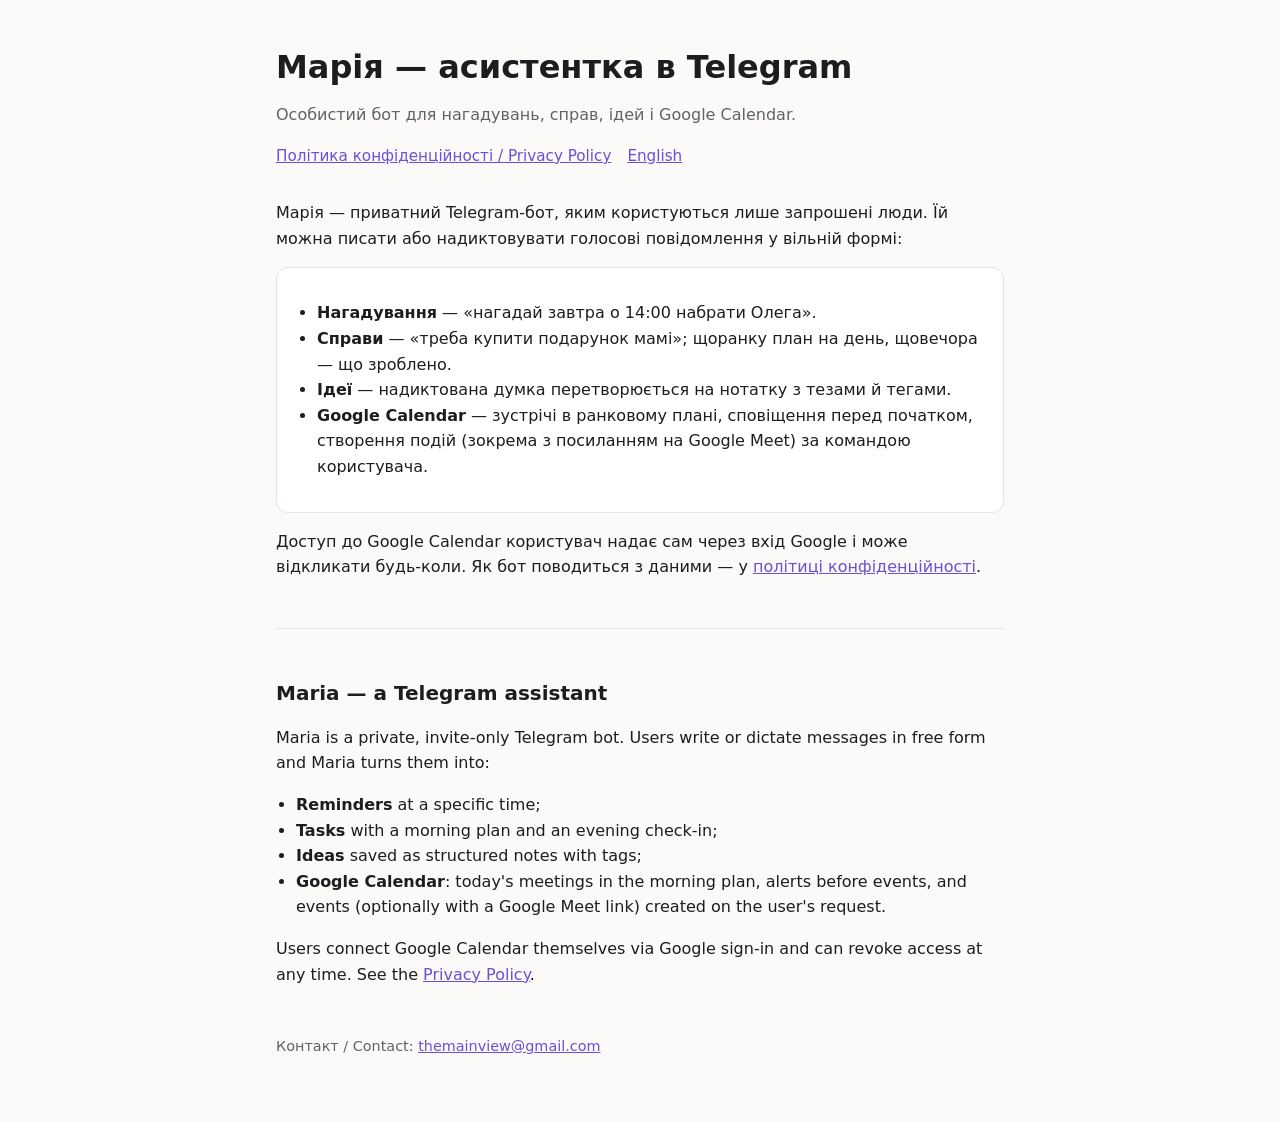
<file: index.html>
<!doctype html>
<html lang="uk">
<head>
  <meta charset="utf-8">
  <meta name="viewport" content="width=device-width, initial-scale=1">
  <title>Марія — асистентка в Telegram</title>
  <meta name="description" content="Марія — особиста асистентка в Telegram: нагадування, справи, ідеї та Google Calendar.">
  <link rel="stylesheet" href="style.css">
</head>
<body>
<main>
  <header>
    <h1>Марія — асистентка в Telegram</h1>
    <p class="muted">Особистий бот для нагадувань, справ, ідей і Google Calendar.</p>
    <nav>
      <a href="privacy.html">Політика конфіденційності / Privacy Policy</a>
      <a href="#en">English</a>
    </nav>
  </header>

  <p>Марія — приватний Telegram-бот, яким користуються лише запрошені люди. Їй можна писати або надиктовувати голосові повідомлення у вільній формі:</p>
  <div class="card">
    <ul>
      <li><strong>Нагадування</strong> — «нагадай завтра о 14:00 набрати Олега».</li>
      <li><strong>Справи</strong> — «треба купити подарунок мамі»; щоранку план на день, щовечора — що зроблено.</li>
      <li><strong>Ідеї</strong> — надиктована думка перетворюється на нотатку з тезами й тегами.</li>
      <li><strong>Google Calendar</strong> — зустрічі в ранковому плані, сповіщення перед початком, створення подій (зокрема з посиланням на Google Meet) за командою користувача.</li>
    </ul>
  </div>
  <p>Доступ до Google Calendar користувач надає сам через вхід Google і може відкликати будь-коли. Як бот поводиться з даними — у <a href="privacy.html">політиці конфіденційності</a>.</p>

  <hr>

  <section id="en" lang="en">
    <h2>Maria — a Telegram assistant</h2>
    <p>Maria is a private, invite-only Telegram bot. Users write or dictate messages in free form and Maria turns them into:</p>
    <ul>
      <li><strong>Reminders</strong> at a specific time;</li>
      <li><strong>Tasks</strong> with a morning plan and an evening check-in;</li>
      <li><strong>Ideas</strong> saved as structured notes with tags;</li>
      <li><strong>Google Calendar</strong>: today's meetings in the morning plan, alerts before events, and events (optionally with a Google Meet link) created on the user's request.</li>
    </ul>
    <p>Users connect Google Calendar themselves via Google sign-in and can revoke access at any time. See the <a href="privacy.html#en">Privacy Policy</a>.</p>
  </section>

  <footer>Контакт / Contact: <a href="mailto:themainview@gmail.com">themainview@gmail.com</a></footer>
</main>
</body>
</html>
</file>
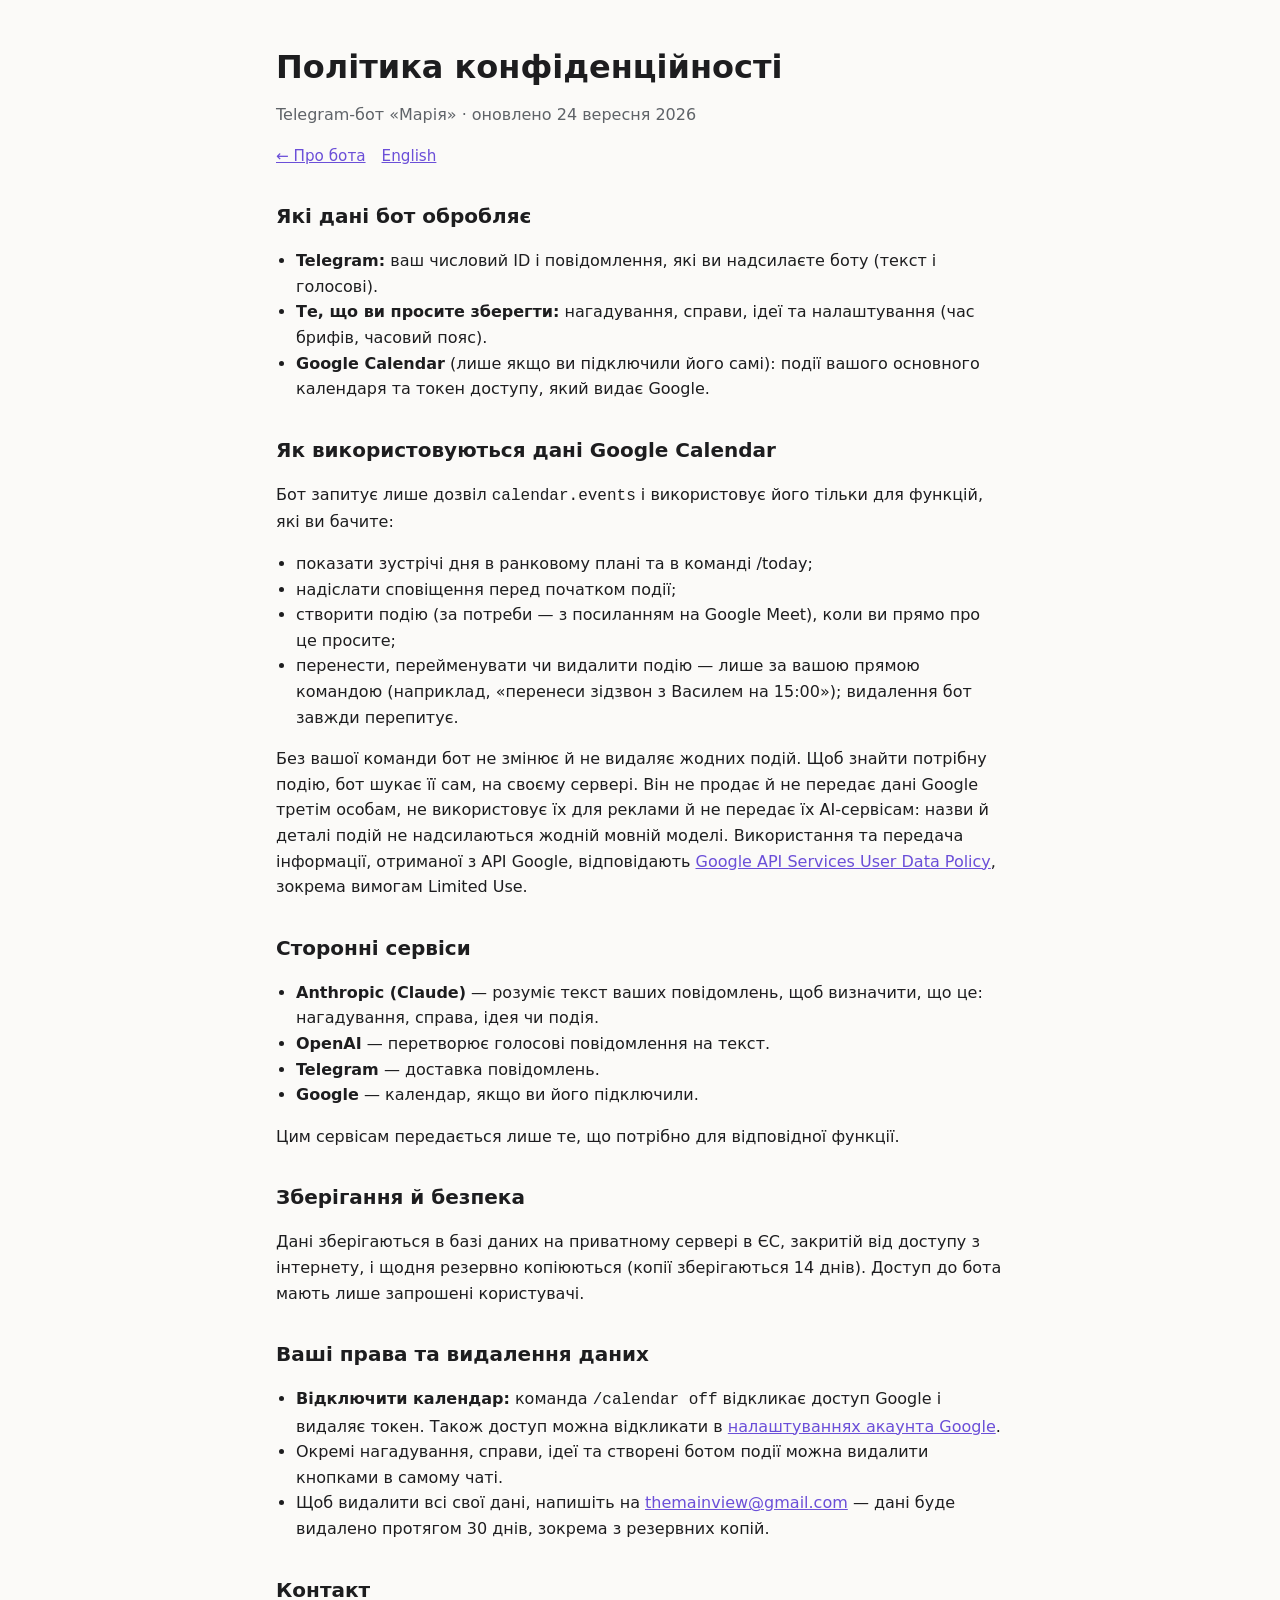
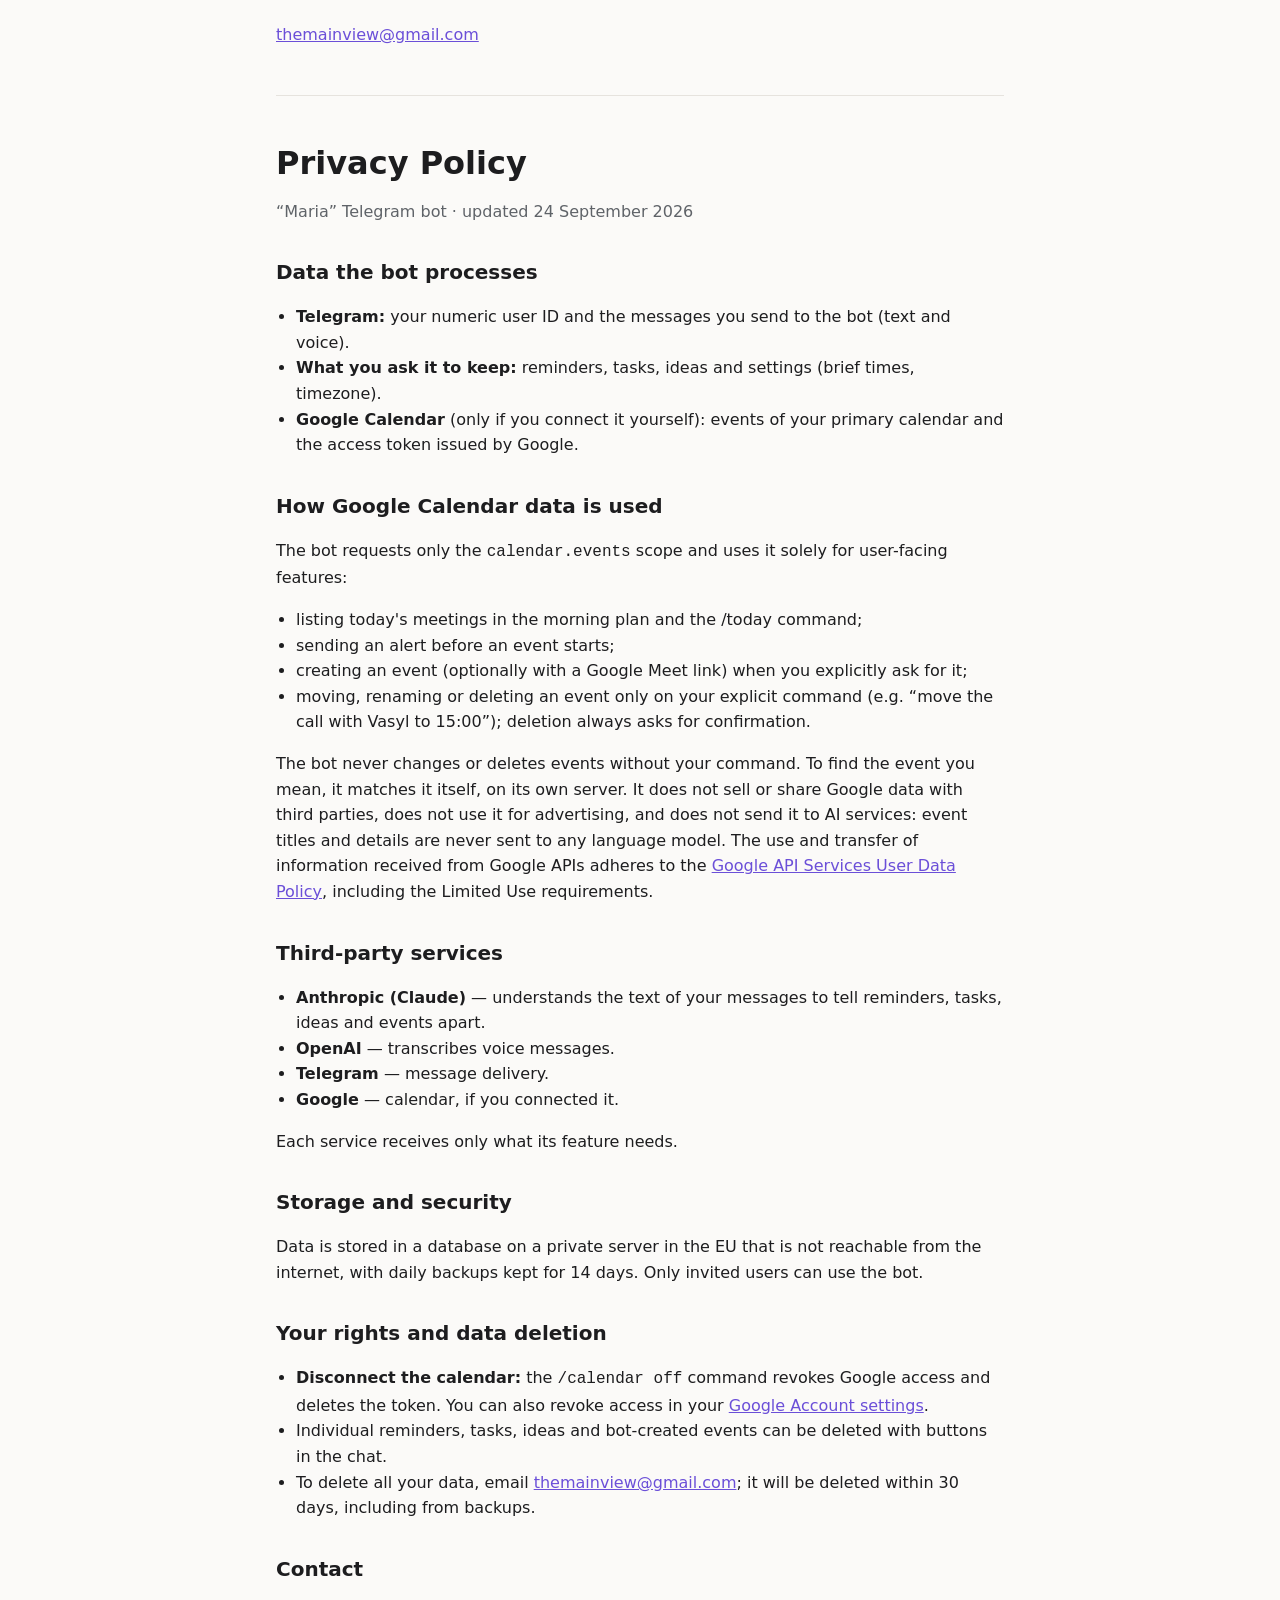
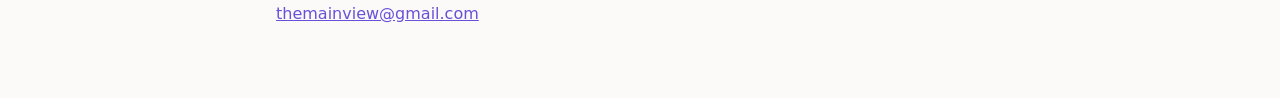
<file: privacy.html>
<!doctype html>
<html lang="uk">
<head>
  <meta charset="utf-8">
  <meta name="viewport" content="width=device-width, initial-scale=1">
  <title>Політика конфіденційності — Марія</title>
  <meta name="description" content="Як бот-асистентка Марія зберігає й використовує дані, зокрема дані Google Calendar.">
  <link rel="stylesheet" href="style.css">
</head>
<body>
<main>
  <header>
    <h1>Політика конфіденційності</h1>
    <p class="muted">Telegram-бот «Марія» · оновлено 24 вересня 2026</p>
    <nav>
      <a href="index.html">← Про бота</a>
      <a href="#en">English</a>
    </nav>
  </header>

  <h2>Які дані бот обробляє</h2>
  <ul>
    <li><strong>Telegram:</strong> ваш числовий ID і повідомлення, які ви надсилаєте боту (текст і голосові).</li>
    <li><strong>Те, що ви просите зберегти:</strong> нагадування, справи, ідеї та налаштування (час брифів, часовий пояс).</li>
    <li><strong>Google Calendar</strong> (лише якщо ви підключили його самі): події вашого основного календаря та токен доступу, який видає Google.</li>
  </ul>

  <h2>Як використовуються дані Google Calendar</h2>
  <p>Бот запитує лише дозвіл <code>calendar.events</code> і використовує його тільки для функцій, які ви бачите:</p>
  <ul>
    <li>показати зустрічі дня в ранковому плані та в команді /today;</li>
    <li>надіслати сповіщення перед початком події;</li>
    <li>створити подію (за потреби — з посиланням на Google Meet), коли ви прямо про це просите;</li>
    <li>перенести, перейменувати чи видалити подію — лише за вашою прямою командою (наприклад, «перенеси зідзвон з Василем на 15:00»); видалення бот завжди перепитує.</li>
  </ul>
  <p>Без вашої команди бот не змінює й не видаляє жодних подій. Щоб знайти потрібну подію, бот шукає її сам, на своєму сервері. Він не продає й не передає дані Google третім особам, не використовує їх для реклами й не передає їх AI-сервісам: назви й деталі подій не надсилаються жодній мовній моделі. Використання та передача інформації, отриманої з API Google, відповідають <a href="https://developers.google.com/terms/api-services-user-data-policy">Google API Services User Data Policy</a>, зокрема вимогам Limited Use.</p>

  <h2>Сторонні сервіси</h2>
  <ul>
    <li><strong>Anthropic (Claude)</strong> — розуміє текст ваших повідомлень, щоб визначити, що це: нагадування, справа, ідея чи подія.</li>
    <li><strong>OpenAI</strong> — перетворює голосові повідомлення на текст.</li>
    <li><strong>Telegram</strong> — доставка повідомлень.</li>
    <li><strong>Google</strong> — календар, якщо ви його підключили.</li>
  </ul>
  <p>Цим сервісам передається лише те, що потрібно для відповідної функції.</p>

  <h2>Зберігання й безпека</h2>
  <p>Дані зберігаються в базі даних на приватному сервері в ЄС, закритій від доступу з інтернету, і щодня резервно копіюються (копії зберігаються 14 днів). Доступ до бота мають лише запрошені користувачі.</p>

  <h2>Ваші права та видалення даних</h2>
  <ul>
    <li><strong>Відключити календар:</strong> команда <code>/calendar off</code> відкликає доступ Google і видаляє токен. Також доступ можна відкликати в <a href="https://myaccount.google.com/permissions">налаштуваннях акаунта Google</a>.</li>
    <li>Окремі нагадування, справи, ідеї та створені ботом події можна видалити кнопками в самому чаті.</li>
    <li>Щоб видалити всі свої дані, напишіть на <a href="mailto:themainview@gmail.com">themainview@gmail.com</a> — дані буде видалено протягом 30 днів, зокрема з резервних копій.</li>
  </ul>

  <h2>Контакт</h2>
  <p><a href="mailto:themainview@gmail.com">themainview@gmail.com</a></p>

  <hr>

  <section id="en" lang="en">
    <h1>Privacy Policy</h1>
    <p class="muted">“Maria” Telegram bot · updated 24 September 2026</p>

    <h2>Data the bot processes</h2>
    <ul>
      <li><strong>Telegram:</strong> your numeric user ID and the messages you send to the bot (text and voice).</li>
      <li><strong>What you ask it to keep:</strong> reminders, tasks, ideas and settings (brief times, timezone).</li>
      <li><strong>Google Calendar</strong> (only if you connect it yourself): events of your primary calendar and the access token issued by Google.</li>
    </ul>

    <h2>How Google Calendar data is used</h2>
    <p>The bot requests only the <code>calendar.events</code> scope and uses it solely for user-facing features:</p>
    <ul>
      <li>listing today's meetings in the morning plan and the /today command;</li>
      <li>sending an alert before an event starts;</li>
      <li>creating an event (optionally with a Google Meet link) when you explicitly ask for it;</li>
      <li>moving, renaming or deleting an event only on your explicit command (e.g. “move the call with Vasyl to 15:00”); deletion always asks for confirmation.</li>
    </ul>
    <p>The bot never changes or deletes events without your command. To find the event you mean, it matches it itself, on its own server. It does not sell or share Google data with third parties, does not use it for advertising, and does not send it to AI services: event titles and details are never sent to any language model. The use and transfer of information received from Google APIs adheres to the <a href="https://developers.google.com/terms/api-services-user-data-policy">Google API Services User Data Policy</a>, including the Limited Use requirements.</p>

    <h2>Third-party services</h2>
    <ul>
      <li><strong>Anthropic (Claude)</strong> — understands the text of your messages to tell reminders, tasks, ideas and events apart.</li>
      <li><strong>OpenAI</strong> — transcribes voice messages.</li>
      <li><strong>Telegram</strong> — message delivery.</li>
      <li><strong>Google</strong> — calendar, if you connected it.</li>
    </ul>
    <p>Each service receives only what its feature needs.</p>

    <h2>Storage and security</h2>
    <p>Data is stored in a database on a private server in the EU that is not reachable from the internet, with daily backups kept for 14 days. Only invited users can use the bot.</p>

    <h2>Your rights and data deletion</h2>
    <ul>
      <li><strong>Disconnect the calendar:</strong> the <code>/calendar off</code> command revokes Google access and deletes the token. You can also revoke access in your <a href="https://myaccount.google.com/permissions">Google Account settings</a>.</li>
      <li>Individual reminders, tasks, ideas and bot-created events can be deleted with buttons in the chat.</li>
      <li>To delete all your data, email <a href="mailto:themainview@gmail.com">themainview@gmail.com</a>; it will be deleted within 30 days, including from backups.</li>
    </ul>

    <h2>Contact</h2>
    <p><a href="mailto:themainview@gmail.com">themainview@gmail.com</a></p>
  </section>
</main>
</body>
</html>
</file>
<file: style.css>
:root {
  --bg: #fbfaf8;
  --fg: #1d1d1f;
  --muted: #5f6368;
  --accent: #6b4fd8;
  --card: #ffffff;
  --border: #e6e3de;
}
@media (prefers-color-scheme: dark) {
  :root {
    --bg: #141416;
    --fg: #ececef;
    --muted: #a0a0a8;
    --accent: #a896ff;
    --card: #1c1c20;
    --border: #2c2c32;
  }
}
* { box-sizing: border-box; }
body {
  margin: 0;
  background: var(--bg);
  color: var(--fg);
  font: 16px/1.6 system-ui, -apple-system, "Segoe UI", Roboto, sans-serif;
}
main { max-width: 760px; margin: 0 auto; padding: 48px 16px 64px; }
header { margin-bottom: 32px; }
h1 { font-size: 2rem; line-height: 1.2; margin: 0 0 8px; }
h2 { font-size: 1.25rem; margin: 32px 0 8px; }
p, li { color: var(--fg); }
.muted { color: var(--muted); }
a { color: var(--accent); }
nav { display: flex; gap: 16px; flex-wrap: wrap; margin-top: 16px; font-size: .95rem; }
.card {
  background: var(--card);
  border: 1px solid var(--border);
  border-radius: 12px;
  padding: 16px 20px;
  margin: 12px 0;
}
ul { padding-left: 20px; }
hr { border: 0; border-top: 1px solid var(--border); margin: 48px 0; }
footer { margin-top: 48px; font-size: .9rem; color: var(--muted); }
</file>
